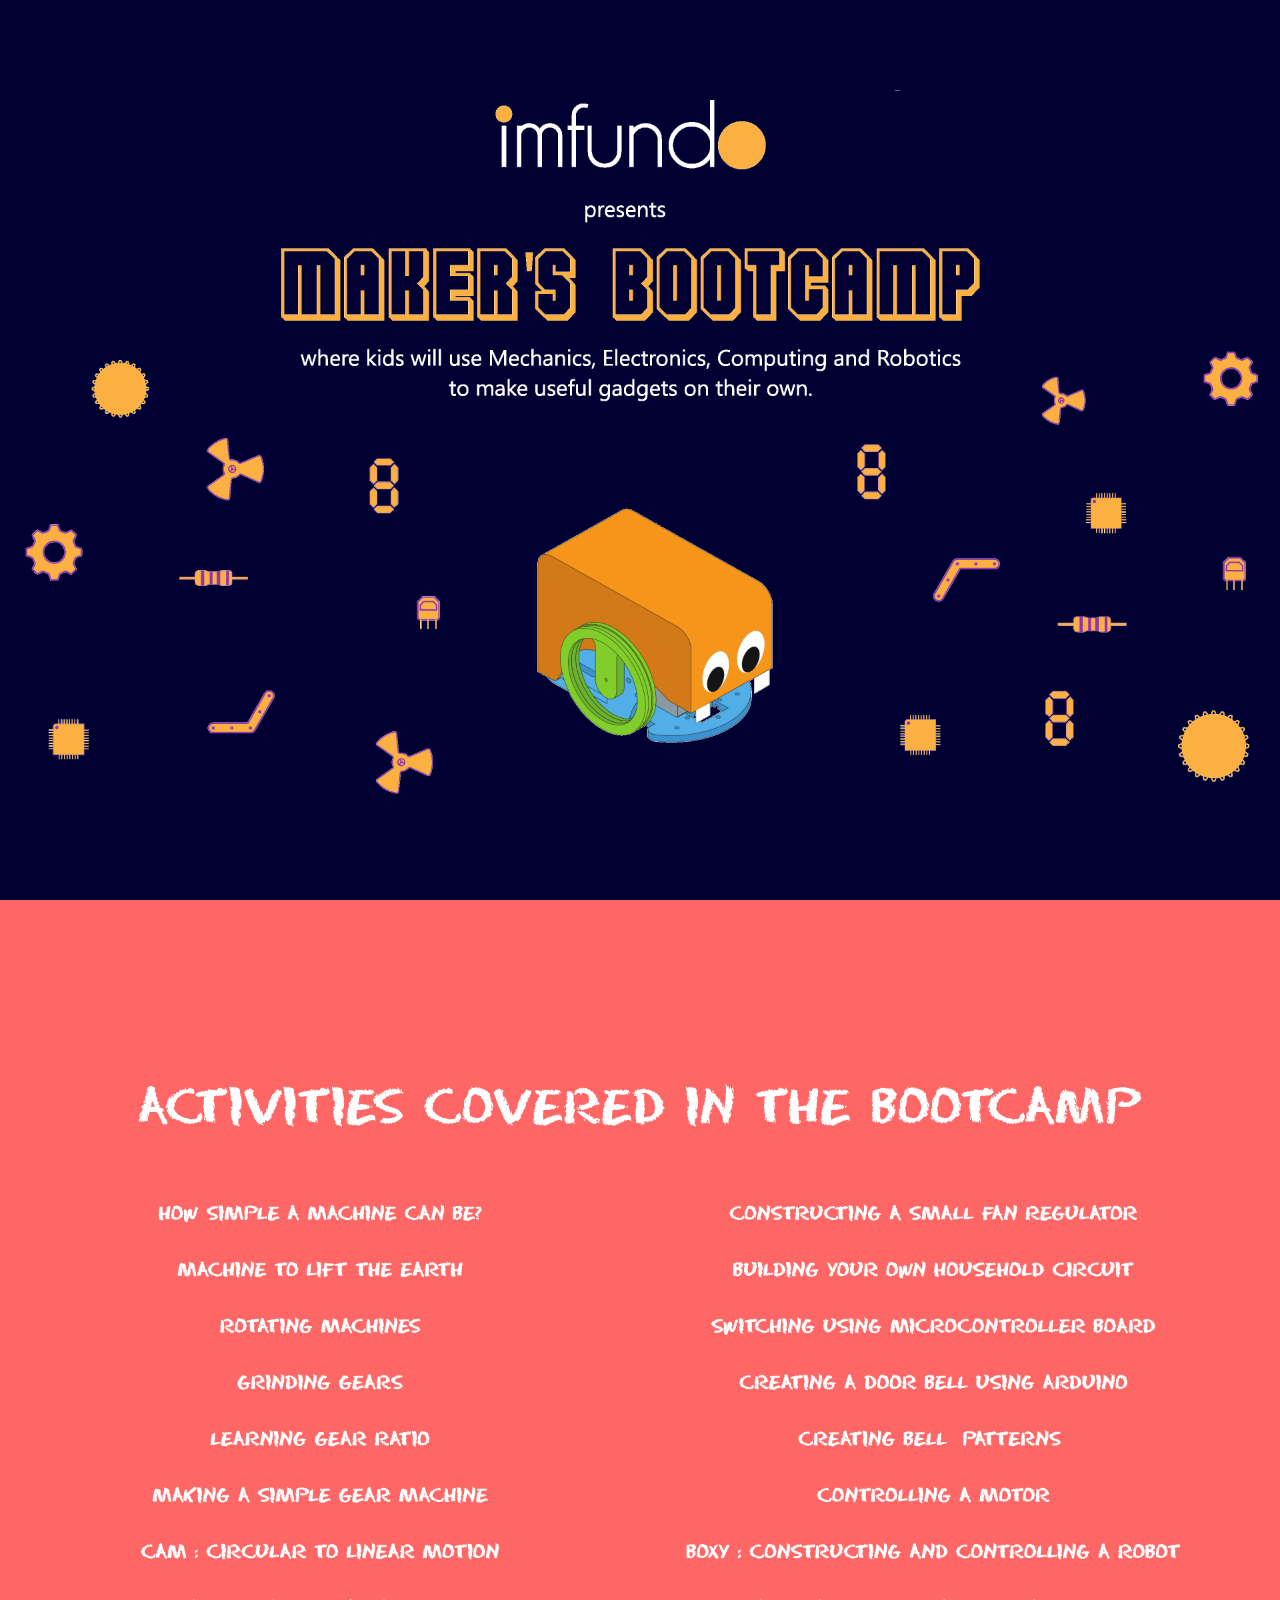
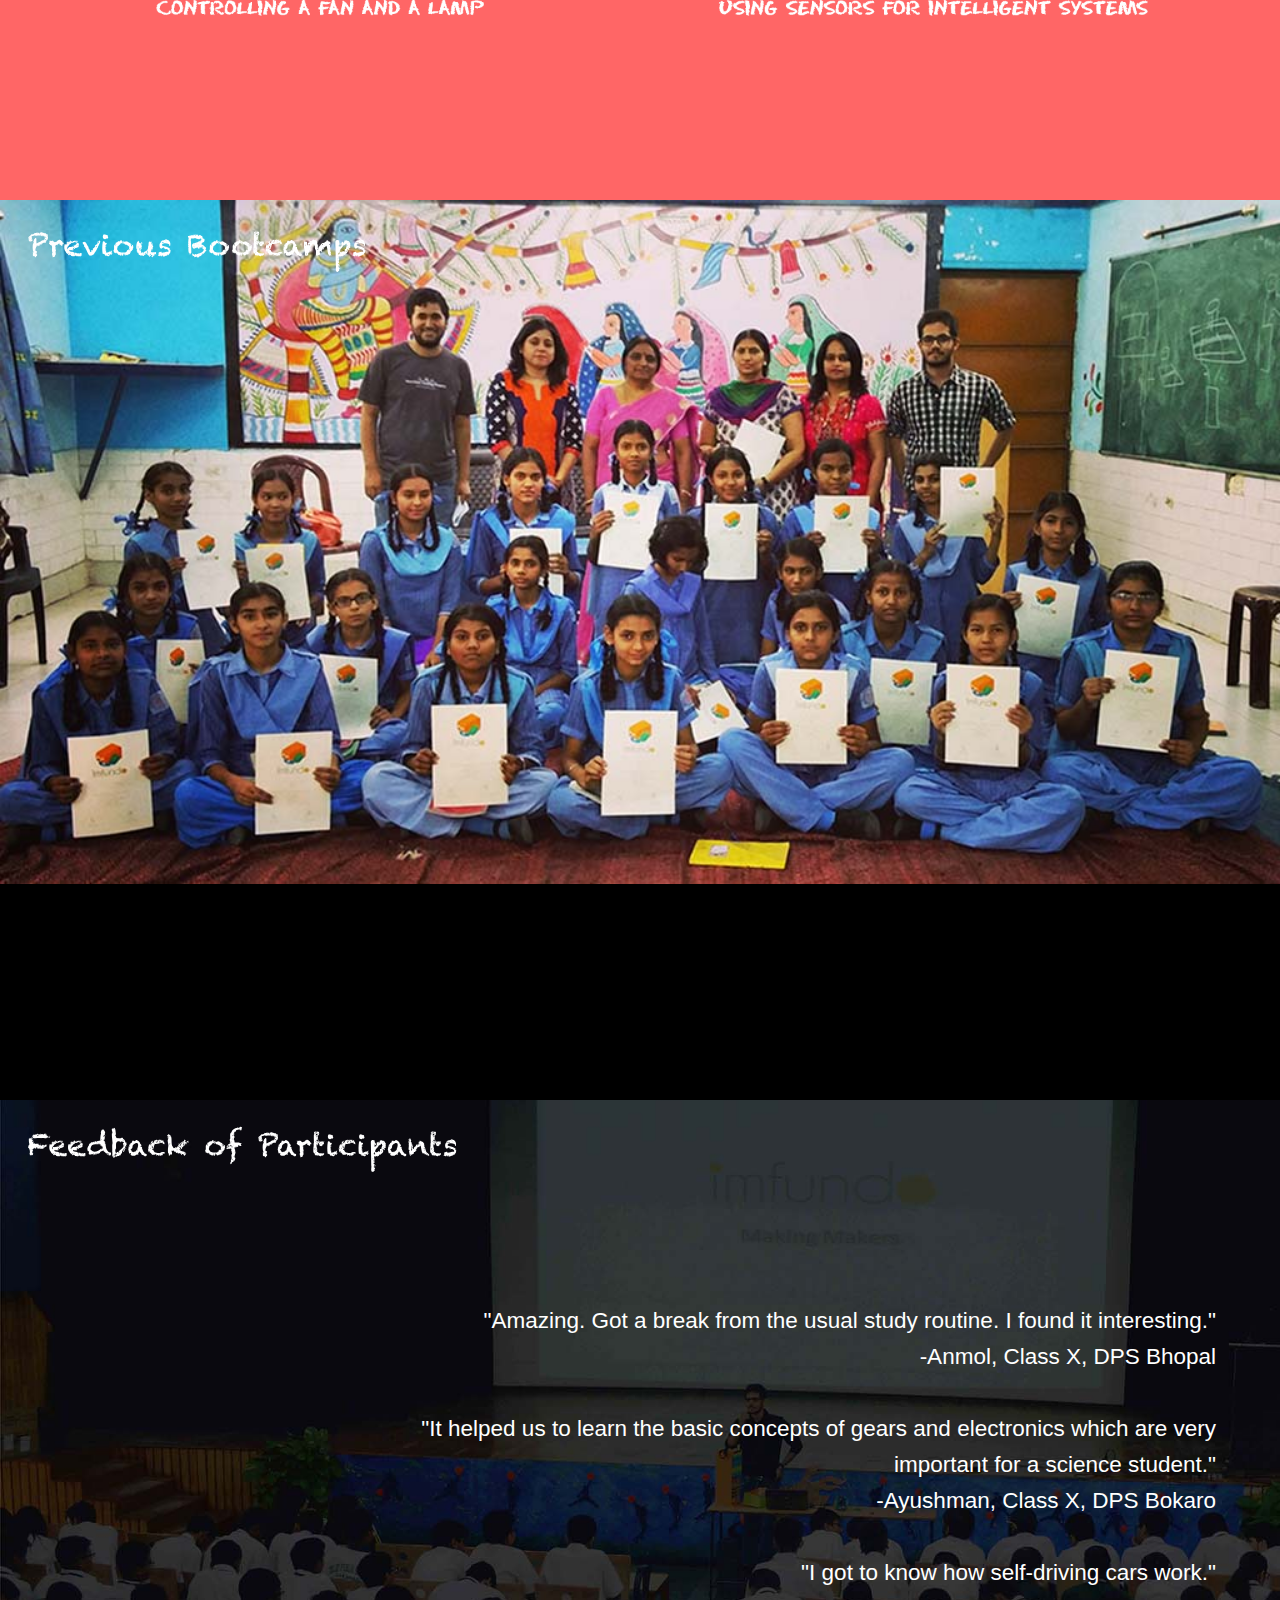
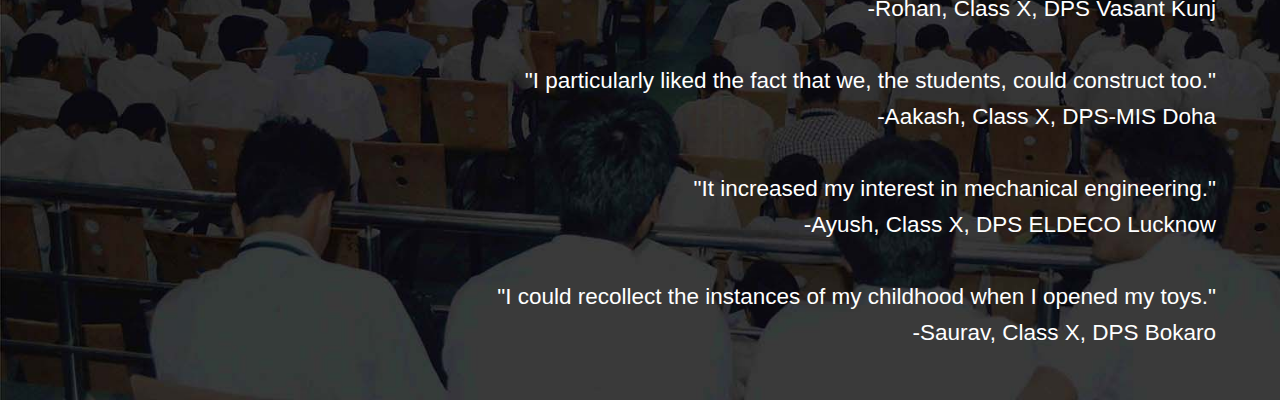
<file: index.html>
<!DOCTYPE html>
<html lang="en" class="no-skrollr">

<head>
	<meta charset="utf-8">
	<meta name="viewport" content="width=device-width, initial-scale=1.0">
	<meta name="description" content="Get an idea of how technology works in the world and how you can make it."/>
	<meta name="keywords" content="Imfundo; Mechanics; Robotics; Education; Delhi; Event; Electronics; Programming;
									Young; Events; Bootcamp; Workshop; Kids; Students;"/>
	
	<title>Maker's Bootcamp</title>
	
	<link rel="shortcut icon" href="img/favicon.ico">
	<link rel="stylesheet" type="text/css" href="css/style.css" />
	<link rel="stylesheet" type="text/css" href="css/w3.css" />
	<script src="js/jquery.js" type="text/javascript"></script>
	<script src="js/jquery.min.js" type="text/javascript"></script>
	<script src="js/jquery-sectionsnap.js" type="text/javascript"></script>
	<script src="js/cufon-yui.js" type="text/javascript"></script>
	<script src="js/Chalkduster_400.font.js" type="text/javascript"></script>
	<script src="js/Flashback_version_3_400.font.js" type="text/javascript"></script>
	<script type="text/javascript">
		if (screen.width <= 850){
			window.location = "https://robotics.imfundo.io/m";
		}
	</script>
</head>

<body>
	<div class="sections-wrapper">
		<div class="section s1">
			
		</div>
		<div class="section s2">
			
		</div>
		<div class="section s3">
			<img id="slider1" class="mySlides w3-animate-right" src="img/1.jpg">
			<img id="slider2" class="mySlides w3-animate-right" src="img/2.jpg">
			<img id="slider3" class="mySlides w3-animate-right" src="img/3.jpg">
			<img id="slider4" class="mySlides w3-animate-right" src="img/4.jpg">
			<img id="slider5" class="mySlides w3-animate-right" src="img/5.jpg">
			<p class="gallery_header">
				Previous Bootcamps
			</p>
		</div>
		<div class="section s4">
			<img class="testimonial_img" src="img/testimonial_bg.jpg" alt=""/>
			<p class="testimonial_header">
				Feedback of Participants
			</p>
			<p class="testimonial_para">
				"Amazing. Got a break from the usual study routine. I found it interesting."<br>
				-Anmol, Class X, DPS Bhopal<br><br>
				"It helped us to learn the basic concepts of gears and electronics which are very important for a science student."<br>
				-Ayushman, Class X, DPS Bokaro<br><br>
				"I got to know how self-driving cars work."<br>
				-Rohan, Class X, DPS Vasant Kunj<br><br>
				"I particularly liked the fact that we, the students, could construct too."<br>
				-Aakash, Class X, DPS-MIS Doha<br><br>
				"It increased my interest in mechanical engineering."<br>
				-Ayush, Class X, DPS ELDECO Lucknow<br><br>
				"I could recollect the instances of my childhood when I opened my toys."<br>
				-Saurav, Class X, DPS Bokaro
			</p>
		</div>
	</div>
	
	<script type="text/javascript">
		$(document).ready(function(){
			
			$(".section").css("min-height", $(window).height() + "px");
			$(".section").css("max-height", $(window).height() + "px");
			$(".sections-wrapper").sectionsnap({
				delay : 100
				, selector : '.section'
				, reference : 1
				, animationTime : 400
			});
			
			var myIndex = 0;
			carousel();
			
			function carousel(){
				var i;
				var x = document.getElementsByClassName("mySlides");
				for (i = 0; i < x.length; i++){
					x[i].style.display = "none";
				}
				myIndex++;
				if (myIndex > x.length)
				{
					myIndex = 1
				}
				x[myIndex-1].style.display = "block";
				setTimeout(carousel, 2500);
			}
			
			Cufon.replace(".testimonial_header", {fontFamily: "Chalkduster"});
			Cufon.replace(".gallery_header", {fontFamily: "Chalkduster"});
			
			/**********************************************************************************************************************
			******************************************DETERMINE VIEWPORT WIDTH AND HEIGHT******************************************
			**********************************************************************************************************************/
			var viewportwidth;
			var viewportheight;
			
			// the more standards compliant browsers (mozilla/netscape/opera/IE7) use window.innerWidth and window.innerHeight
			if (typeof window.innerWidth != 'undefined'){
				viewportwidth = window.innerWidth,
				viewportheight = window.innerHeight
			}
			// IE6 in standards compliant mode (i.e. with a valid doctype as the first line in the document)
			else if (typeof document.documentElement != 'undefined'
					&& typeof document.documentElement.clientWidth !=
					'undefined' && document.documentElement.clientWidth != 0){
				viewportwidth = document.documentElement.clientWidth,
				viewportheight = document.documentElement.clientHeight
			}
			// older versions of IE
			else{
				viewportwidth = document.getElementsByTagName('body')[0].clientWidth,
				viewportheight = document.getElementsByTagName('body')[0].clientHeight
			}
			/**********************************************************************************************************************
			******************************************DETERMINE VIEWPORT WIDTH AND HEIGHT******************************************
			**********************************************************************************************************************/
			
			if(viewportheight>viewportwidth){
				$(".testimonial_img").css("height", "100vh");
				$(".testimonial_img").css("width", "auto");
				document.getElementById('slider1').style.height	= "100vh";
				document.getElementById('slider1').style.width	= "auto";
				document.getElementById('slider2').style.height	= "100vh";
				document.getElementById('slider2').style.width	= "auto";
				document.getElementById('slider3').style.height	= "100vh";
				document.getElementById('slider3').style.width	= "auto";
				document.getElementById('slider4').style.height	= "100vh";
				document.getElementById('slider4').style.width	= "auto";
				document.getElementById('slider5').style.height	= "100vh";
				document.getElementById('slider5').style.width	= "auto";
			}
			else{
				$(".testimonial_img").css("height", "auto");
				$(".testimonial_img").css("width", "100vw");
				document.getElementById('slider1').style.height	= "auto";
				document.getElementById('slider1').style.width	= "100vw";
				document.getElementById('slider2').style.height	= "auto";
				document.getElementById('slider2').style.width	= "100vw";
				document.getElementById('slider3').style.height	= "auto";
				document.getElementById('slider3').style.width	= "100vw";
				document.getElementById('slider4').style.height	= "auto";
				document.getElementById('slider4').style.width	= "100vw";
				document.getElementById('slider5').style.height	= "auto";
				document.getElementById('slider5').style.width	= "100vw";
			}
			
			var slider	= document.getElementsByClassName("mySlides");
			for (i = 0; i < slider.length; i++){
				if(slider[0].width>0){
					slider[i].style.marginLeft	= ((viewportwidth-slider[0].width)/2)+'px';
				}
			}
			
			var testimonial	= document.getElementsByClassName("testimonial_img");
			if(testimonial[0].height>0){
				testimonial[0].style.marginTop	= ((viewportheight-testimonial[0].height)/1.5)+'px';
			}
			
		});
	</script>
</body>

</html>
</file>
<file: css/style.css>
html, body {
	padding: 0;
	margin: 0;
}

.section {
	min-height:				300px;
	font-size:				100%;
}

.s1 {
	position:				relative;
	background:				#000033;
	width:					100vw;
	height:					100vh;
	z-index:    			-100;
	text-align:				center;
	background-image:		url(../img/sec1_img2.png);
    background-repeat:		no-repeat;
    background-position:	center;
	background-size:		contain;
}
.s2 {
	position:				relative;
	background:				#FF6666;
	width:					100vw;
	height:					100vh;
	z-index:    			-100;
	text-align:				center;
	background-image:		url(../img/sec2_bg.png);
    background-repeat:		no-repeat;
    background-position:	center;
    background-size:		contain;
}
.s3 {
	position:				relative;
	background:				#000;
	width:					100vw;
	height:					100vh;
	z-index:    			-100;
	text-align:				center;
}
.s4 {
	position:				relative;
	background:				#000;
	width:					100vw;
	height:					100vh;
	z-index:    			-100;
	text-align:				center;
	overflow:				hidden;
	/*background-image:		url(../img/testimonial_bg.jpg);
    background-repeat:		no-repeat;
    background-position:	center;
    background-size:		100% auto;*/
	font-size:				100%;
}
.s5 {
	position:				relative;
	background:				#FBB040;
	width:					100vw;
	height:					100vh;
	text-align:				center;
	background-image:		url(../img/sec5_bg.png);
    background-repeat:		no-repeat;
    background-position:	center;
    background-size:		contain;
}
.myslides{
	display:				none;
	margin:					auto;
}
.gallery_header{
	position:				absolute;
	color:					#FFF;
	text-align:				center;
	font-size:				2.0rem;
	top:					-1.0vmin;
	left:					3.0vmin;
}
.testimonial_img{
	z-index:				-10;
}
.testimonial_header{
	position:				absolute;
	color:					#FFF;
	text-align:				center;
	font-size:				2.0rem;
	top:					-1.0vmin;
	left:					3.0vmin;
}
.testimonial_para{
	position:				absolute;
	color:					#FFF;
	text-align:				right;
	font-family:			Verdana, Geneva, sans-serif;
	font-size:				2.5vmin;
	line-height:			4.0vmin;
	top:					20.0vmin;
	margin-left:			30%;
	margin-right:			5%;
	z-index:				0;
}
.lnk1_img{
	position:				absolute;
	width:					33.76%;
	top:					73.60%;
	left:					12.36%;
}
.lnk2_img{
	position:				absolute;
	width:					33.76%;
	top:					73.60%;
	left:					53.79%;
}
</file>
